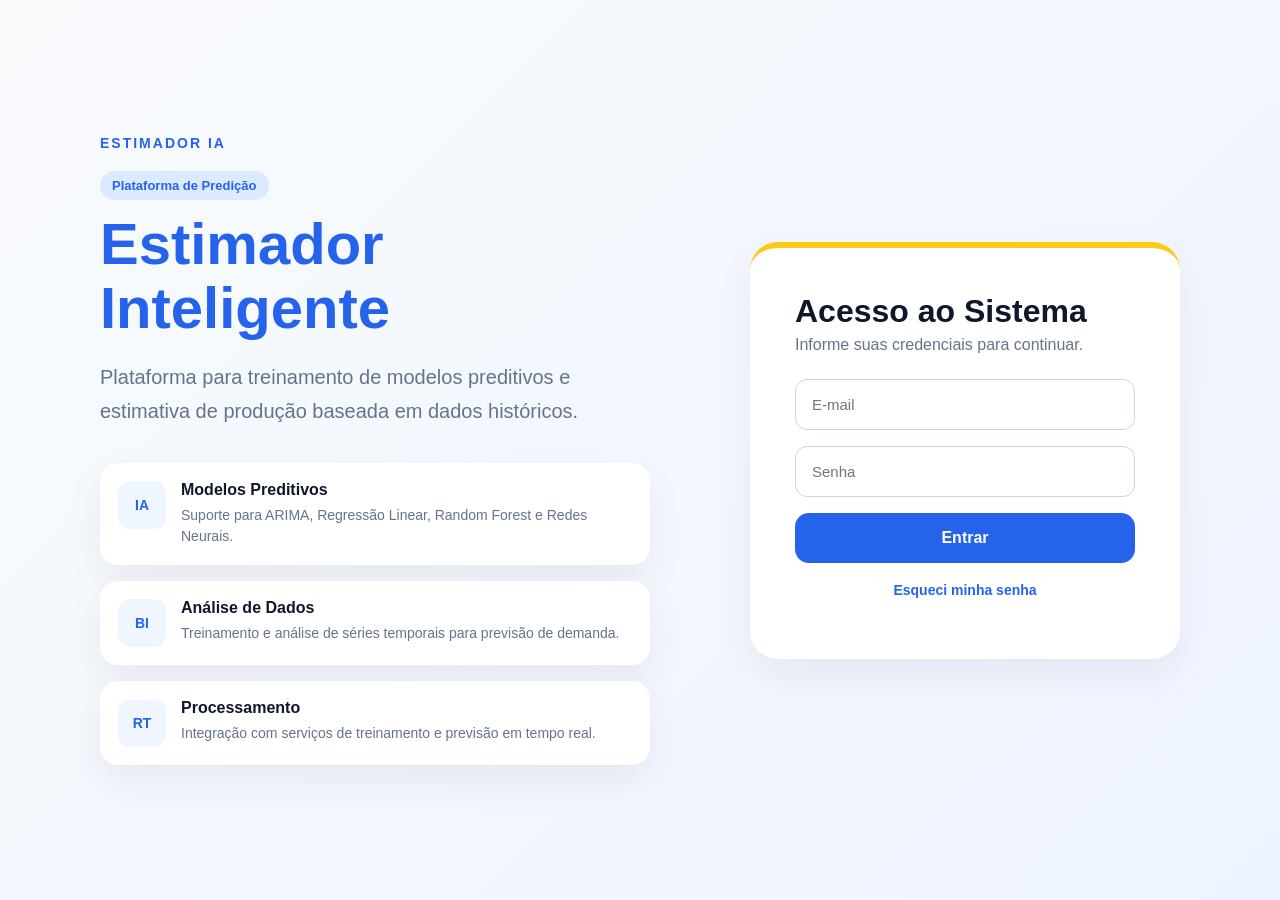
<file: frontend/src/front/index.html>
<!DOCTYPE html>
<html lang="pt-BR">
<head>
    <meta charset="UTF-8">
    <meta name="viewport" content="width=device-width, initial-scale=1.0">
    <title>Estimador Inteligente</title>

    <link rel="stylesheet" href="css/style.css">
</head>
<body>

<div class="container">

    <div class="left-panel">

        <div class="logo">
            ESTIMADOR IA
        </div>

        <span class="page-label">
            Plataforma de Predição
        </span>

        <h1>Estimador Inteligente</h1>

        <p class="subtitle">
            Plataforma para treinamento de modelos preditivos e estimativa de produção baseada em dados históricos.
        </p>

        <div class="features">

            <div class="feature-card">

                <div class="feature-icon">
                    IA
                </div>

                <div>
                    <h3>Modelos Preditivos</h3>
                    <p>
                        Suporte para ARIMA, Regressão Linear, Random Forest e Redes Neurais.
                    </p>
                </div>

            </div>

            <div class="feature-card">

                <div class="feature-icon">
                    BI
                </div>

                <div>
                    <h3>Análise de Dados</h3>
                    <p>
                        Treinamento e análise de séries temporais para previsão de demanda.
                    </p>
                </div>

            </div>

            <div class="feature-card">

                <div class="feature-icon">
                    RT
                </div>

                <div>
                    <h3>Processamento</h3>
                    <p>
                        Integração com serviços de treinamento e previsão em tempo real.
                    </p>
                </div>

            </div>

        </div>

    </div>

    <div class="login-card">

        <div class="login-header">

            <h2>Acesso ao Sistema</h2>

            <p>
                Informe suas credenciais para continuar.
            </p>

        </div>

        <input
            type="email"
            id="email"
            placeholder="E-mail"
        >

        <input
            type="password"
            id="senha"
            placeholder="Senha"
        >

        <button onclick="login()">
            Entrar
        </button>

        <div class="login-links">

            <a href="esqueci-senha.html">
                Esqueci minha senha
            </a>

        </div>

        <span id="erro"></span>

    </div>

</div>

<script src="js/login.js"></script>

</body>
</html>
</file>
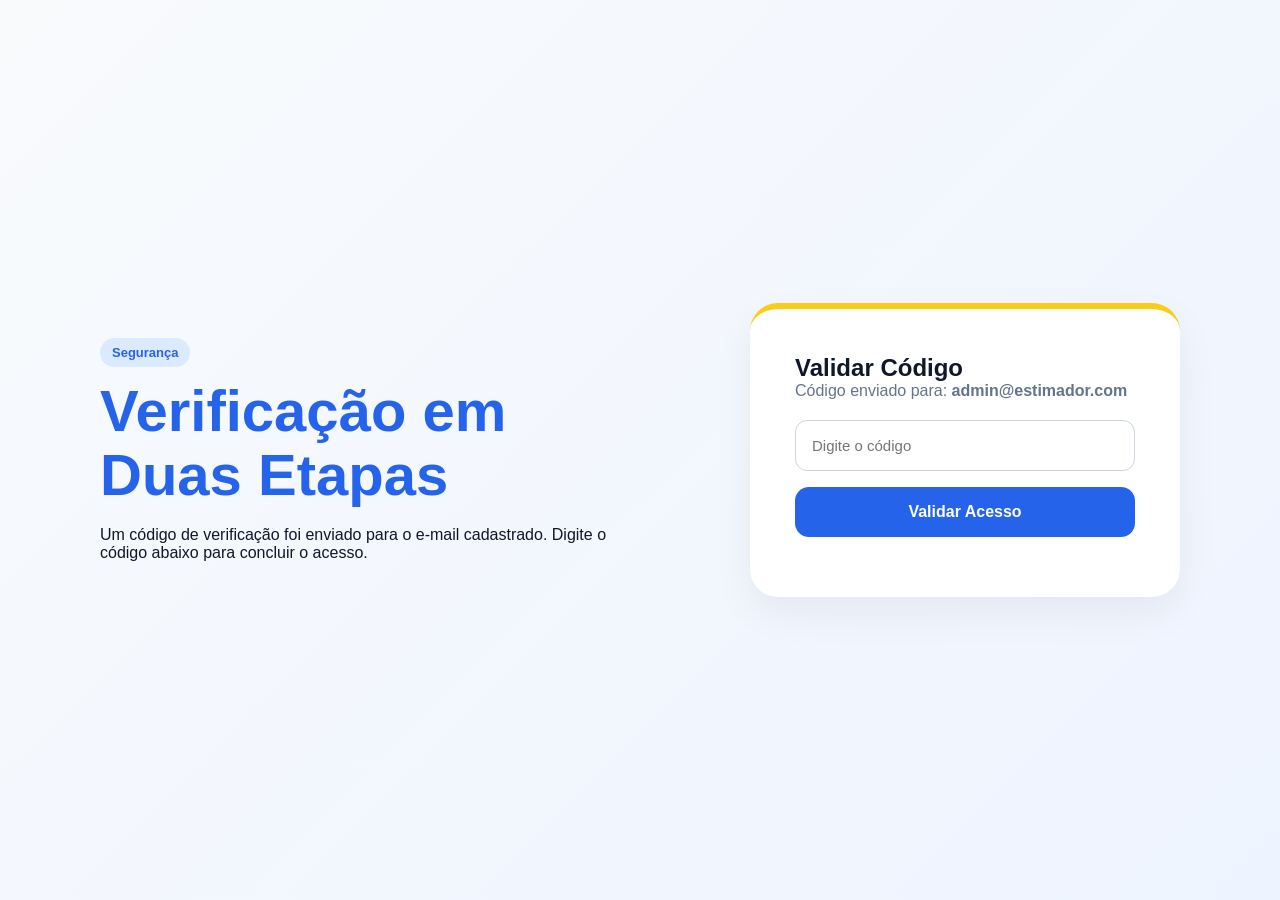
<file: frontend/src/front/dados-treino.html>
<!DOCTYPE html>
<html lang="pt-BR">
<head>
    <meta charset="UTF-8">
    <title>Enviar Dados | Estimador IA</title>
    <link rel="stylesheet" href="css/style.css">
</head>
<body>

<div class="dashboard-layout">

    <aside class="sidebar">
    <div class="sidebar-logo">
        <div class="brand-mark">EI</div>
        <div>
            <strong>Estimador IA</strong>
            <small>Produção inteligente</small>
        </div>
    </div>

    <nav>
        <a href="dashboard.html">Dashboard</a>
        <a href="dados-treino.html">Enviar Dados</a>
        <a href="resultado.html">Resultados</a>
        <a href="modelos.html">Modelos</a>
    </nav>

    <button class="logout-btn" onclick="sair()">Sair</button>
</aside>

    <main class="dashboard-main">

        <header class="dashboard-header">
            <div>
                <h1>Enviar Dados de Treino</h1>
                <p>Faça o envio da base histórica para treinamento do modelo de produção.</p>
            </div>
        </header>

        <section class="table-card form-card">

            <div class="table-header">
                <h2>Base de Treinamento</h2>
                <p>Envie um arquivo CSV ou Excel contendo o histórico de produção da padaria.</p>
            </div>

            <form id="formDadosTreino" class="model-form">

                <div class="upload-box">
                    <div class="upload-icon">📁</div>

                    <h3>Selecione o arquivo de treinamento</h3>
                    <p>Formatos aceitos: .csv, .xlsx ou .xls</p>

                    <input
                        type="file"
                        id="arquivoTreino"
                        accept=".csv,.xlsx,.xls"
                    >

                    <span id="nomeArquivo" class="file-name">
                        Nenhum arquivo selecionado
                    </span>
                </div>

                <div class="form-grid">

                    <div class="form-group">
                        <label>Produto de interesse *</label>
                        <input
                            type="text"
                            id="produtoInteresse"
                            placeholder="Ex: Pão Francês"
                        >
                    </div>

                    <div class="form-group">
                        <label>Coluna de data *</label>
                        <input
                            type="text"
                            id="colData"
                            placeholder="Ex: data"
                        >
                    </div>

                    <div class="form-group">
                        <label>Coluna de produto *</label>
                        <input
                            type="text"
                            id="colProduto"
                            placeholder="Ex: produto"
                        >
                    </div>

                    <div class="form-group">
                        <label>Coluna de quantidade *</label>
                        <input
                            type="text"
                            id="colQuantidade"
                            placeholder="Ex: total"
                        >
                    </div>

                </div>

                <div class="info-box">
                    <strong>Importante:</strong>
                    após o envio, o sistema deverá armazenar os dados e informar o serviço de treinamento via mensageria.
                </div>

                <div id="mensagemDados" class="form-message"></div>

                <div class="form-actions">
                    <a href="dashboard.html" class="secondary-action">Cancelar</a>
                    <button type="submit" class="primary-action">
                        📤 Enviar para Treinamento
                    </button>
                </div>

            </form>

        </section>

    </main>

</div>

<script src="js/api.js"></script>
<script src="js/dados-treino.js"></script>

</body>
</html>
</file>
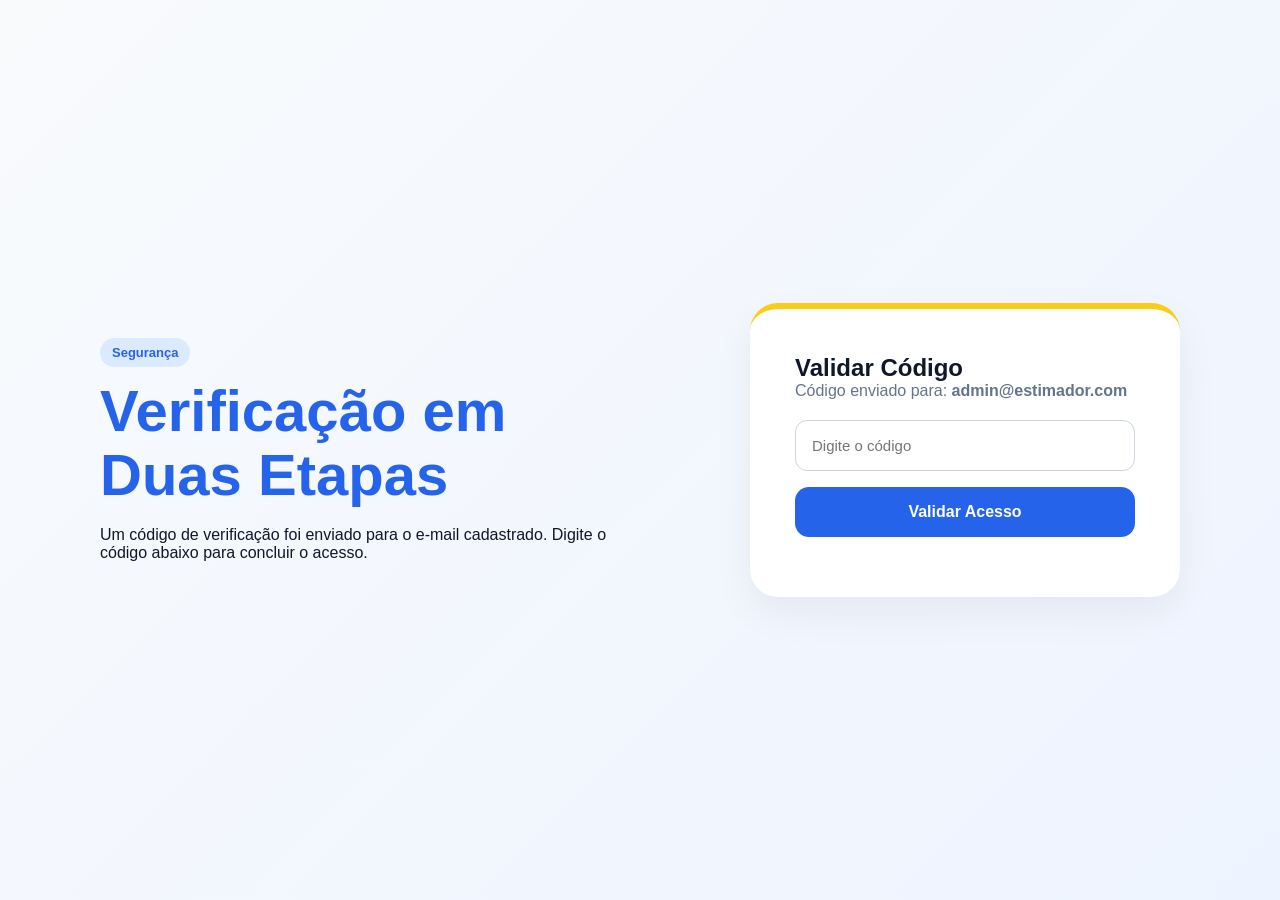
<file: frontend/src/front/dashboard.html>
<!DOCTYPE html>
<html lang="pt-BR">
<head>
    <meta charset="UTF-8">
    <title>Dashboard | Estimador IA</title>
    <link rel="stylesheet" href="css/style.css">
</head>
<body>

<div class="dashboard-layout">

    <aside class="sidebar">
        <div class="sidebar-logo">
            <div class="brand-mark">EI</div>
            <div>
                <strong>Estimador IA</strong>
                <small>Produção inteligente</small>
            </div>
        </div>

        <nav>
            <a href="dashboard.html" class="active">Dashboard</a>
            <a href="dados-treino.html">Enviar Dados</a>
            <a href="resultado.html">Resultados</a>
            <a href="modelos.html">Modelos</a>
        </nav>

        <button class="logout-btn" onclick="sair()">Sair</button>
    </aside>

    <main class="dashboard-main">

        <header class="dashboard-header">
            <div>
                <span class="page-label">Painel operacional</span>
                <h1>Olá, <span id="nomeUsuario">Usuário</span></h1>
                <p id="textoDashboard">
                    Acompanhe os envios de treino, previsões geradas e o status do processamento.
                </p>
            </div>

            <div class="header-actions">
                <a href="dados-treino.html" class="primary-action link-button">
                    Enviar Dados
                </a>

                <a href="resultado.html" class="secondary-action">
                    Solicitar Previsão
                </a>
            </div>
        </header>

        <section class="stats-grid">

            <div class="stat-card">
                <span class="card-icon">TRN</span>
                <p>Envios de Treino</p>
                <h2 id="totalEnvios">0</h2>
            </div>

            <div class="stat-card">
                <span class="card-icon">PRD</span>
                <p>Produto Monitorado</p>
                <h2 id="produtoMonitorado">---</h2>
            </div>

            <div class="stat-card">
                <span class="card-icon">STS</span>
                <p>Status Treinamento</p>
                <h2 id="statusTreinamento">---</h2>
            </div>

            <div class="stat-card">
                <span class="card-icon">IA</span>
                <p>Última Previsão</p>
                <h2 id="ultimaPrevisao">---</h2>
            </div>

        </section>

        <section class="table-card">

            <div class="table-header">
                <div>
                    <h2>Atividades Recentes</h2>
                    <p>Histórico dos últimos envios e previsões realizadas.</p>
                </div>

                <span class="table-badge">Atualização local</span>
            </div>

            <table>
                <thead>
                    <tr>
                        <th>Tipo</th>
                        <th>Produto</th>
                        <th>Status</th>
                        <th>Data</th>
                    </tr>
                </thead>

                <tbody id="tabelaAtividades">
                    <tr>
                        <td colspan="4">Nenhuma atividade registrada.</td>
                    </tr>
                </tbody>
            </table>

        </section>

    </main>

</div>

<script src="js/api.js"></script>
<script src="js/dashboard.js"></script>

</body>
</html>
</file>
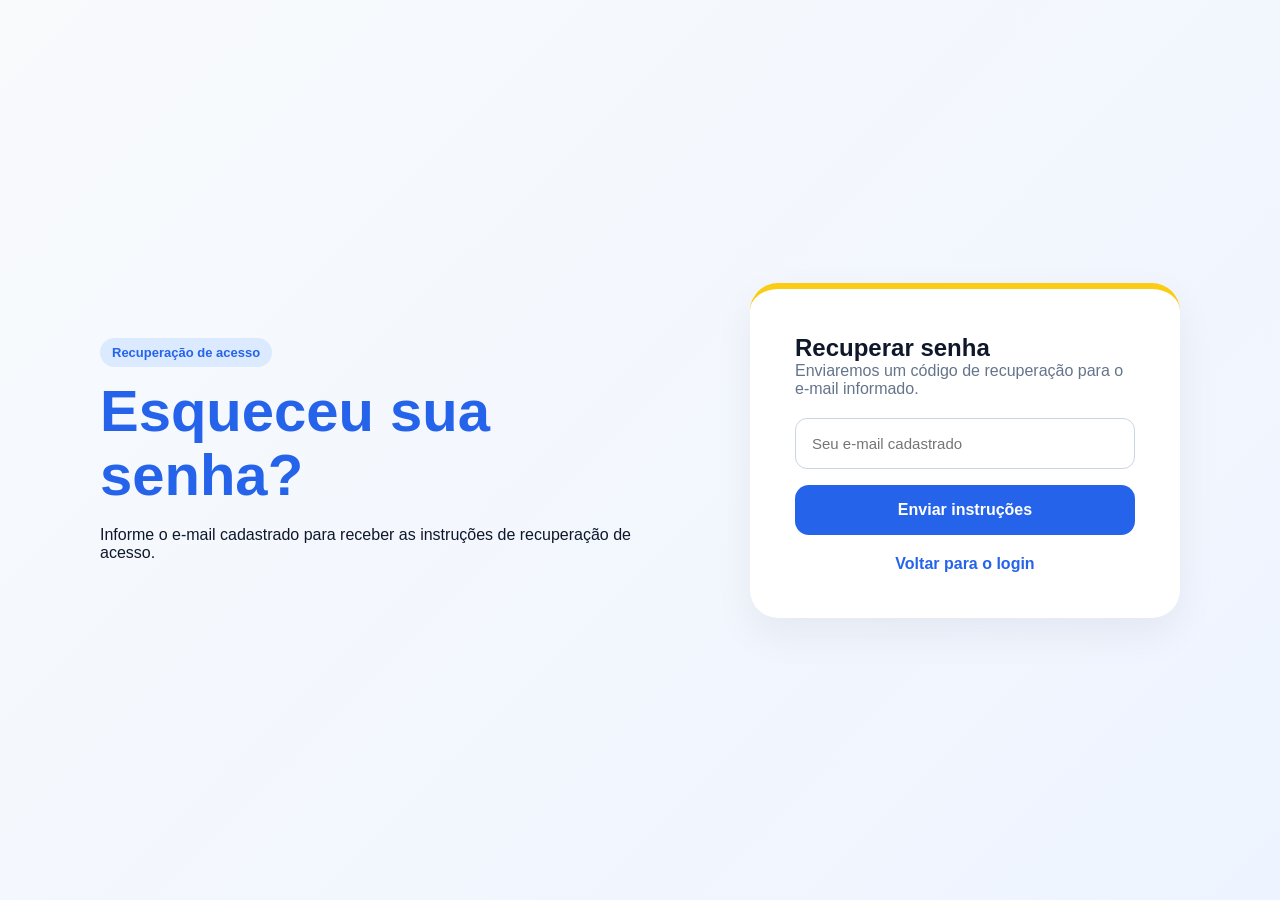
<file: frontend/src/front/esqueci-senha.html>
<!DOCTYPE html>
<html lang="pt-BR">
<head>
    <meta charset="UTF-8">
    <meta name="viewport" content="width=device-width, initial-scale=1.0">
    <title>Recuperar Senha | Estimador IA</title>

    <link rel="stylesheet" href="css/style.css">
</head>
<body>

<div class="container">

    <div class="left-panel">
        <span class="page-label">Recuperação de acesso</span>

        <h1>Esqueceu sua senha?</h1>

        <p>
            Informe o e-mail cadastrado para receber as instruções de recuperação de acesso.
        </p>
    </div>

    <div class="login-card">

        <h2>Recuperar senha</h2>

        <p style="margin-bottom:20px;color:#64748b;">
            Enviaremos um código de recuperação para o e-mail informado.
        </p>

        <input
            type="email"
            id="emailRecuperacao"
            placeholder="Seu e-mail cadastrado"
        >

        <button onclick="recuperarSenha()">
            Enviar instruções
        </button>

        <span id="erro"></span>

        <div style="margin-top:20px;text-align:center;">
            <a href="index.html" style="color:#2563eb;text-decoration:none;font-weight:700;">
                Voltar para o login
            </a>
        </div>

    </div>

</div>

<script>
function recuperarSenha(){

    const email =
        document.getElementById("emailRecuperacao").value.trim();

    const erro =
        document.getElementById("erro");

    erro.innerText = "";
    erro.style.color = "#ef4444";

    if(!email){
        erro.innerText = "Informe seu e-mail.";
        return;
    }

    const emailValido =
        /^[^\s@]+@[^\s@]+\.[^\s@]+$/.test(email);

    if(!emailValido){
        erro.innerText = "Informe um e-mail válido.";
        return;
    }

    erro.style.color = "#15803d";
    erro.innerText =
        "Instruções de recuperação enviadas para o e-mail informado.";
}
</script>

</body>
</html>
</file>
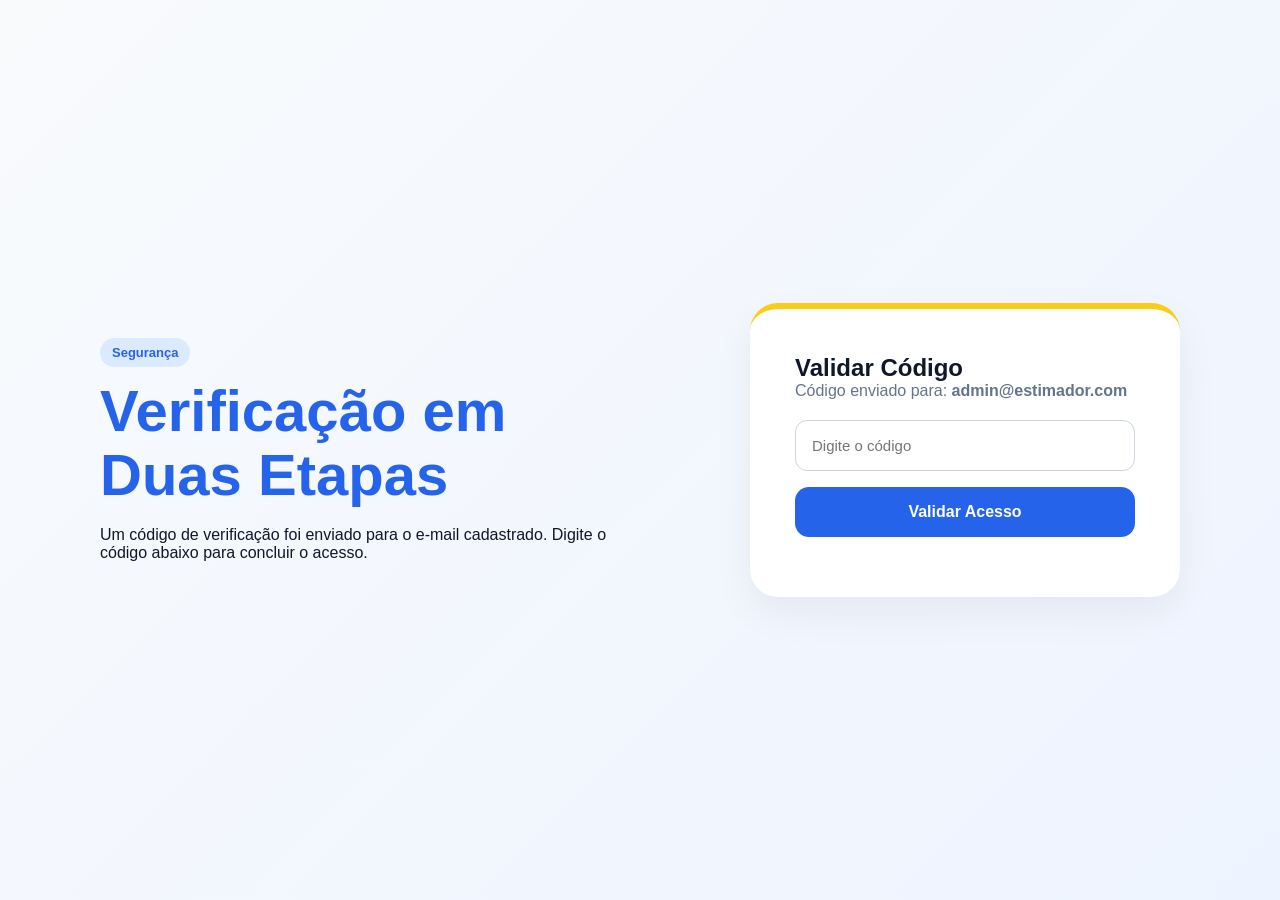
<file: frontend/src/front/modelos.html>
<!DOCTYPE html>
<html lang="pt-BR">
<head>
    <meta charset="UTF-8">
    <title>Modelos | Estimador IA</title>
    <link rel="stylesheet" href="css/style.css">
</head>
<body>

<div class="dashboard-layout">

    <aside class="sidebar">
    <div class="sidebar-logo">
        <div class="brand-mark">EI</div>
        <div>
            <strong>Estimador IA</strong>
            <small>Produção inteligente</small>
        </div>
    </div>

    <nav>
        <a href="dashboard.html">Dashboard</a>
        <a href="dados-treino.html">Enviar Dados</a>
        <a href="resultado.html">Resultados</a>
        <a href="modelos.html">Modelos</a>
    </nav>

    <button class="logout-btn" onclick="sair()">Sair</button>
</aside>

    <main class="dashboard-main">

        <header class="dashboard-header">
            <div>
                <h1>Modelos Disponíveis</h1>
                <p>Consulte os modelos existentes ou cadastre uma nova configuração.</p>
            </div>

            <a href="novo-modelo.html" class="primary-action link-button">
                ➕ Novo Modelo
            </a>
        </header>

        <section class="table-card">
            <div class="table-header">
                <h2>Catálogo de Modelos</h2>
                <p>Modelos carregados do sistema e configurações criadas pelo usuário.</p>
            </div>

            <table>
                <thead>
                    <tr>
                        <th>Nome</th>
                        <th>Tipo</th>
                        <th>Descrição</th>
                        <th>Criado em</th>
                    </tr>
                </thead>

                <tbody id="listaModelos"></tbody>
            </table>
        </section>

    </main>

</div>

<script src="js/api.js"></script>
<script src="js/modelos.js"></script>

</body>
</html>
</file>
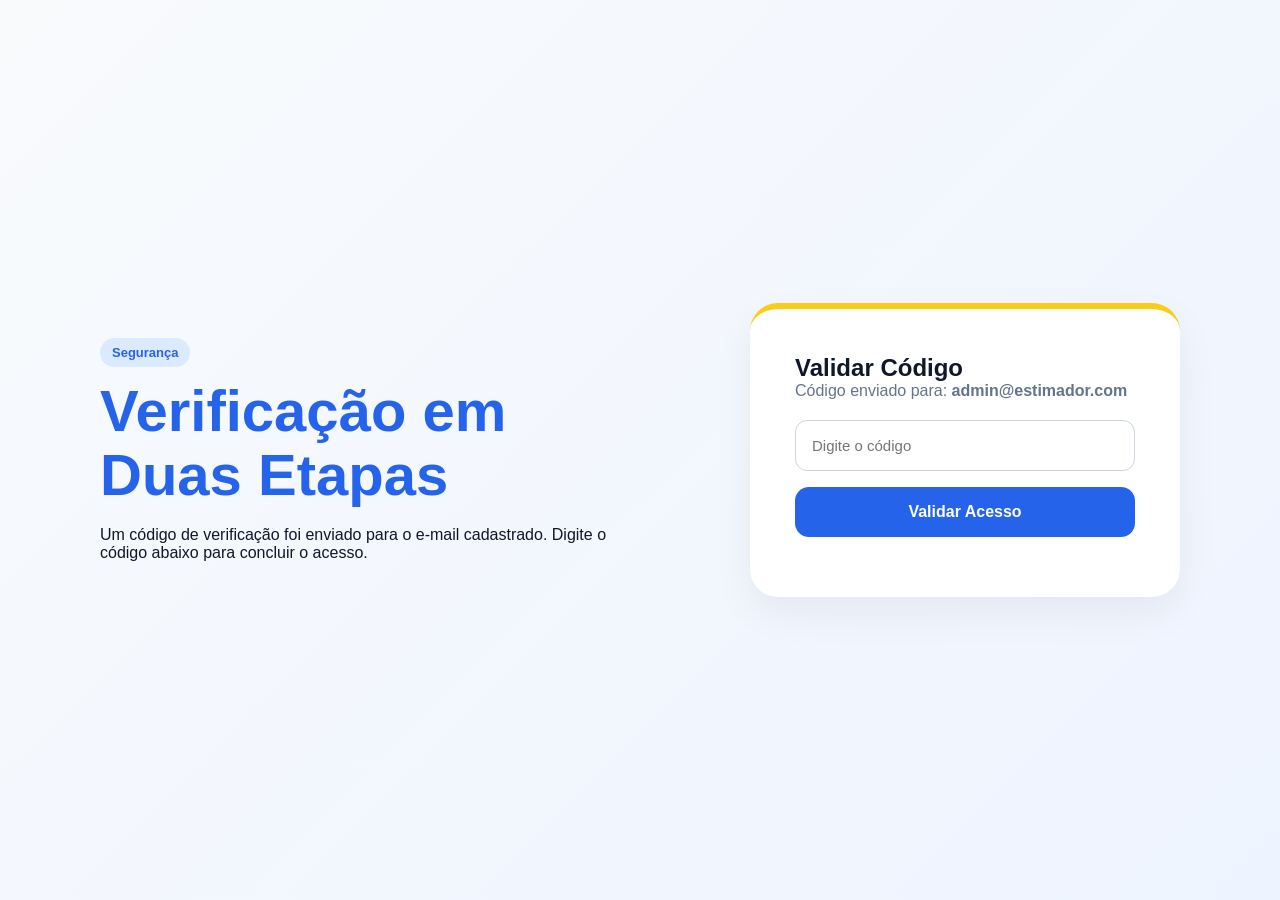
<file: frontend/src/front/resultado.html>
<!DOCTYPE html>
<html lang="pt-BR">
<head>
    <meta charset="UTF-8">
    <title>Resultado | Estimador IA</title>
    <link rel="stylesheet" href="css/style.css">
</head>
<body>

<div class="dashboard-layout">

    <aside class="sidebar">
        <div class="sidebar-logo">
            <div class="brand-mark">EI</div>
            <div>
                <strong>Estimador IA</strong>
                <small>Produção inteligente</small>
            </div>
        </div>

        <nav>
            <a href="dashboard.html">Dashboard</a>
            <a href="dados-treino.html">Enviar Dados</a>
            <a href="resultado.html" class="active">Resultados</a>
            <a href="modelos.html">Modelos</a>
        </nav>

        <button class="logout-btn" onclick="sair()">Sair</button>
    </aside>

    <main class="dashboard-main">

        <header class="dashboard-header">
            <div>
                <span class="page-label">Módulo de predição</span>
                <h1>Resultado da Previsão</h1>
                <p>Informe o produto e a produção anterior para consultar a estimativa gerada pelo modelo.</p>
            </div>

            <button class="primary-action" onclick="gerarPrevisaoMock()">
                Preencher exemplo
            </button>
        </header>

        <section class="stats-grid">
            <div class="stat-card">
                <span class="card-icon">PRD</span>
                <p>Produto</p>
                <h2 id="produtoResultado">---</h2>
            </div>

            <div class="stat-card">
                <span class="card-icon">ANT</span>
                <p>Produção anterior</p>
                <h2 id="producaoAnterior">---</h2>
            </div>

            <div class="stat-card">
                <span class="card-icon">IA</span>
                <p>Previsão calculada</p>
                <h2 id="previsaoIa">---</h2>
            </div>

            <div class="stat-card">
                <span class="card-icon">STS</span>
                <p>Status</p>
                <h2 id="statusResultado">---</h2>
            </div>
        </section>

        <section class="table-card form-card">

            <div class="table-header">
                <div>
                    <h2>Solicitar previsão</h2>
                    <p>Preencha os dados abaixo para enviar a solicitação ao serviço de predição.</p>
                </div>

                <span class="table-badge">Predição individual</span>
            </div>

            <form id="formPrevisao" class="model-form">

                <div class="form-grid">

                    <div class="form-group">
                        <label>Produto *</label>
                        <input type="text" id="produto" placeholder="Ex: Pão Francês">
                    </div>

                    <div class="form-group">
                        <label>Produção anterior *</label>
                        <input type="number" id="producao" placeholder="Ex: 150">
                    </div>

                </div>

                <div id="mensagemResultado" class="form-message"></div>

                <div class="form-actions">
                    <button type="submit" class="primary-action">
                        Solicitar Previsão
                    </button>
                </div>

            </form>

        </section>

    </main>

</div>

<script src="js/api.js"></script>
<script src="js/resultado.js"></script>

</body>
</html>
</file>
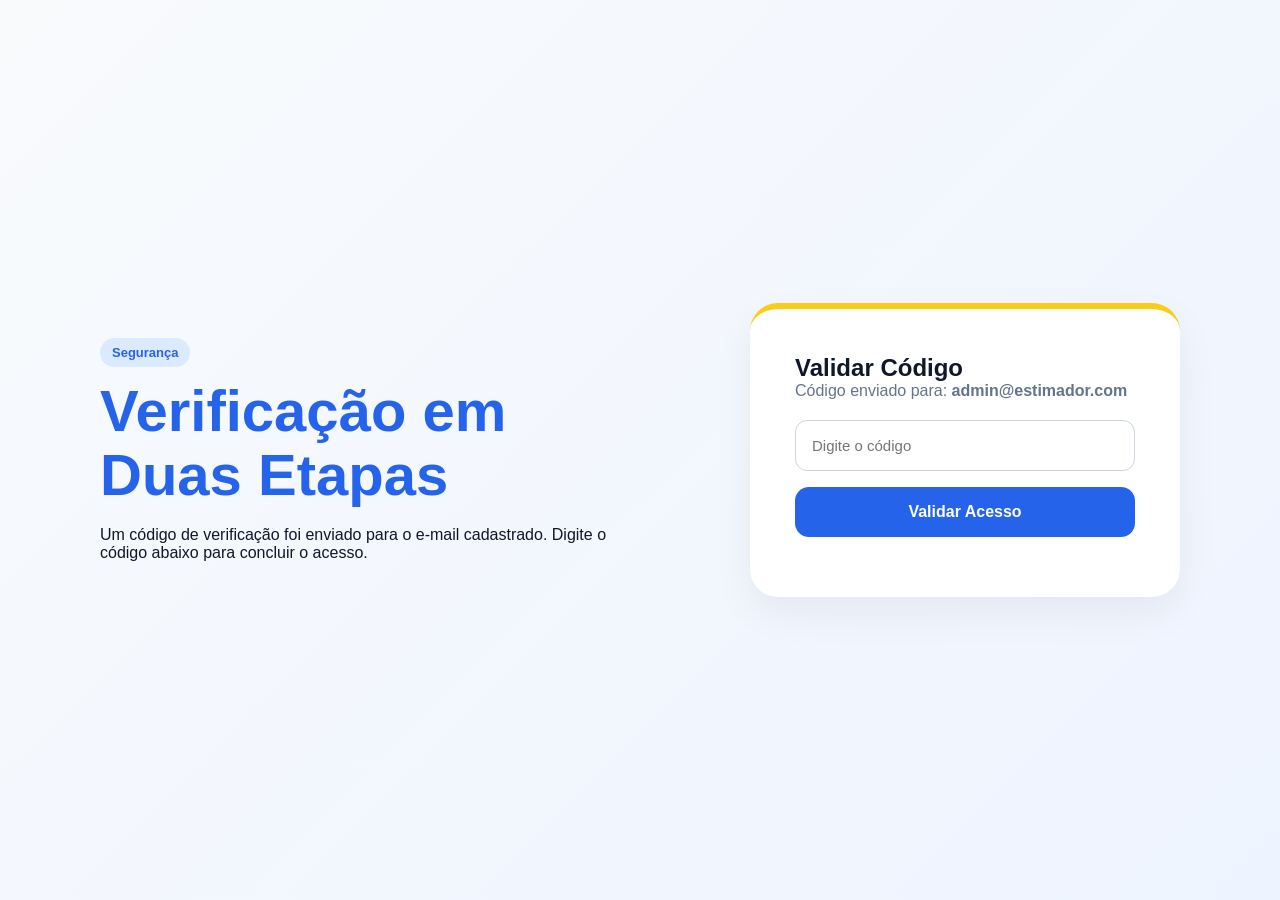
<file: frontend/src/front/verificacao-2fa.html>
<!DOCTYPE html>
<html lang="pt-BR">
<head>
    <meta charset="UTF-8">
    <meta name="viewport" content="width=device-width, initial-scale=1.0">

    <title>Verificação 2FA | Estimador IA</title>

    <link rel="stylesheet" href="css/style.css">
</head>
<body>

<div class="container">

    <div class="left-panel">

        <span class="page-label">
            Segurança
        </span>

        <h1>Verificação em Duas Etapas</h1>

        <p>
            Um código de verificação foi enviado para o e-mail
            cadastrado. Digite o código abaixo para concluir o acesso.
        </p>

    </div>

    <div class="login-card">

        <h2>Validar Código</h2>

        <p style="margin-bottom:20px;color:#64748b;">
            Código enviado para:
            <strong>admin@estimador.com</strong>
        </p>

        <input
            type="text"
            id="codigo"
            maxlength="6"
            placeholder="Digite o código"
        >

        <button onclick="validarCodigo()">
            Validar Acesso
        </button>

        <span id="erro"></span>

    </div>

</div>

<script>

function validarCodigo(){

    const codigo =
        document.getElementById("codigo")
        .value
        .trim();

    if(!codigo){

        document.getElementById("erro")
            .innerText =
            "Informe o código recebido.";

        return;
    }

    if(codigo !== "123456"){

        document.getElementById("erro")
            .innerText =
            "Código inválido.";

        return;
    }

    localStorage.setItem(
        "autenticado_2fa",
        "true"
    );

    window.location.href =
        "dashboard.html";
}

</script>

</body>
</html>
</file>
<file: frontend/src/front/css/style.css>
*{
    margin:0;
    padding:0;
    box-sizing:border-box;
    font-family:'Segoe UI',sans-serif;
}

body{
    background:#f8fafc;
    color:#0f172a;
}

/* LOGIN */

.container{
    min-height:100vh;
    display:flex;
    align-items:center;
    justify-content:center;
    gap:100px;
    padding:50px;
    background:linear-gradient(135deg,#f8fafc 0%,#eef4ff 100%);
}

.left-panel{
    width:550px;
}

.logo{
    font-size:14px;
    font-weight:800;
    color:#2563eb;
    letter-spacing:2px;
    margin-bottom:20px;
}

.page-label{
    display:inline-block;
    color:#2563eb;
    background:#dbeafe;
    padding:7px 12px;
    border-radius:999px;
    font-size:13px;
    font-weight:800;
    margin-bottom:12px;
}

.left-panel h1{
    font-size:58px;
    line-height:1.1;
    color:#2563eb;
    margin-bottom:20px;
}

.subtitle{
    font-size:20px;
    line-height:1.7;
    color:#64748b;
    margin-bottom:35px;
}

.features{
    display:flex;
    flex-direction:column;
    gap:16px;
}

.feature-card{
    background:white;
    border-radius:18px;
    padding:18px;
    display:flex;
    align-items:flex-start;
    gap:15px;
    box-shadow:0 16px 40px rgba(15,23,42,.06);
    transition:.2s;
}

.feature-card:hover{
    transform:translateY(-3px);
}

.feature-icon{
    width:48px;
    height:48px;
    border-radius:12px;
    background:#eff6ff;
    color:#2563eb;
    display:flex;
    align-items:center;
    justify-content:center;
    font-weight:900;
    font-size:14px;
    flex-shrink:0;
}

.feature-card h3{
    color:#0f172a;
    margin-bottom:6px;
    font-size:16px;
}

.feature-card p{
    color:#64748b;
    font-size:14px;
    line-height:1.5;
}

.login-card{
    width:430px;
    background:white;
    padding:45px;
    border-radius:28px;
    box-shadow:0 16px 40px rgba(15,23,42,.06);
    border-top:6px solid #facc15;
}

.login-header{
    margin-bottom:25px;
}

.login-header h2{
    color:#0f172a;
    font-size:32px;
    margin-bottom:6px;
}

.login-header p{
    color:#64748b;
}

.login-card input{
    width:100%;
    padding:16px;
    margin-bottom:16px;
    border:1px solid #cbd5e1;
    border-radius:12px;
    font-size:15px;
    transition:.2s;
}

.login-card input:focus,
.form-group input:focus,
.form-group select:focus,
.form-group textarea:focus{
    outline:none;
    border-color:#2563eb;
    box-shadow:0 0 0 4px rgba(37,99,235,.12);
}

.login-card button,
.primary-action{
    border:none;
    background:#2563eb;
    color:white;
    padding:14px 20px;
    border-radius:14px;
    font-weight:700;
    cursor:pointer;
    text-decoration:none;
    display:inline-block;
    transition:.2s;
}

.login-card button{
    width:100%;
    padding:16px;
    font-size:16px;
}

.login-card button:hover,
.primary-action:hover{
    background:#1d4ed8;
    transform:translateY(-2px);
}

.login-links{
    margin-top:18px;
    text-align:center;
}

.login-links a{
    color:#2563eb;
    text-decoration:none;
    font-weight:700;
    font-size:14px;
}

.login-links a:hover{
    text-decoration:underline;
}

#erro{
    display:block;
    margin-top:15px;
    color:#ef4444;
    font-size:14px;
}

/* DASHBOARD BASE */

.dashboard-layout{
    min-height:100vh;
    background:#f8fafc;
}

.sidebar{
    width:260px;
    min-width:260px;
    background:white;
    border-right:1px solid #e2e8f0;
    padding:28px;
    display:flex;
    flex-direction:column;
    position:fixed;
    top:0;
    left:0;
    height:100vh;
}

.dashboard-main{
    margin-left:260px;
    width:calc(100% - 260px);
    padding:35px;
    background:#f8fafc;
}

.sidebar-logo{
    display:flex;
    align-items:center;
    gap:12px;
    color:#0f172a;
    font-size:18px;
    margin-bottom:42px;
}

.sidebar-logo small{
    display:block;
    color:#64748b;
    font-size:12px;
    margin-top:2px;
    font-weight:500;
}

.brand-mark{
    width:42px;
    height:42px;
    border-radius:14px;
    background:#2563eb;
    color:white;
    display:flex;
    align-items:center;
    justify-content:center;
    font-weight:900;
    letter-spacing:.5px;
}

.sidebar nav{
    display:flex;
    flex-direction:column;
    gap:10px;
}

.sidebar nav a{
    width:100%;
    padding:14px 16px;
    border-radius:14px;
    color:#334155;
    font-weight:700;
    text-decoration:none;
    display:flex;
    align-items:center;
    justify-content:flex-start;
    cursor:pointer;
}

.sidebar nav a.active,
.sidebar nav a:hover{
    background:#dbeafe;
    color:#2563eb;
}

.logout-btn{
    margin-top:auto;
    width:100%;
    border:none;
    background:#fff7ed;
    color:#c2410c;
    padding:13px;
    border-radius:12px;
    font-weight:700;
    cursor:pointer;
}

.dashboard-header{
    display:flex;
    justify-content:space-between;
    align-items:center;
    margin-bottom:30px;
    gap:20px;
}

.dashboard-header h1{
    color:#0f172a;
    font-size:32px;
}

.dashboard-header p{
    color:#64748b;
    margin-top:5px;
}

.header-actions{
    display:flex;
    gap:12px;
    align-items:center;
}

.secondary-action{
    padding:14px 20px;
    border-radius:14px;
    background:#f1f5f9;
    color:#334155;
    font-weight:700;
    text-decoration:none;
}

/* CARDS */

.stats-grid{
    display:grid;
    grid-template-columns:repeat(4,1fr);
    gap:20px;
    margin-bottom:30px;
}

.stat-card{
    background:white;
    border-radius:22px;
    padding:24px;
    box-shadow:0 16px 40px rgba(15,23,42,.06);
    border-bottom:3px solid #2563eb;
}

.card-icon,
.stat-card span{
    display:inline-flex;
    align-items:center;
    justify-content:center;
    width:42px;
    height:42px;
    border-radius:12px;
    background:#eff6ff;
    color:#2563eb;
    font-size:13px;
    font-weight:900;
    letter-spacing:.5px;
}

.stat-card p{
    color:#64748b;
    margin-top:12px;
}

.stat-card h2{
    color:#0f172a;
    font-size:28px;
    margin-top:8px;
    letter-spacing:-.5px;
}

/* TABLE */

.table-card{
    background:white;
    border-radius:24px;
    padding:28px;
    box-shadow:0 16px 40px rgba(15,23,42,.06);
}

.table-header{
    display:flex;
    align-items:flex-start;
    justify-content:space-between;
    gap:20px;
    margin-bottom:22px;
}

.table-header h2{
    color:#0f172a;
}

.table-header p{
    color:#64748b;
    margin-top:5px;
}

.table-badge{
    background:#f8fafc;
    color:#475569;
    border:1px solid #e2e8f0;
    padding:8px 12px;
    border-radius:999px;
    font-size:13px;
    font-weight:700;
}

table{
    width:100%;
    border-collapse:collapse;
}

th{
    text-align:left;
    color:#64748b;
    font-size:14px;
    padding:14px;
    border-bottom:1px solid #e2e8f0;
}

td{
    padding:16px 14px;
    color:#334155;
    border-bottom:1px solid #f1f5f9;
}

.status{
    padding:7px 12px;
    border-radius:999px;
    font-size:13px;
    font-weight:700;
}

.status-success{
    background:#dcfce7;
    color:#15803d;
}

.status-progress{
    background:#dbeafe;
    color:#2563eb;
}

.status-pending{
    background:#fef9c3;
    color:#a16207;
}

.status-error{
    background:#fee2e2;
    color:#b91c1c;
}

/* FORMS */

.form-card{
    max-width:980px;
}

.model-form{
    margin-top:25px;
}

.form-grid{
    display:grid;
    grid-template-columns:repeat(2,1fr);
    gap:20px;
}

.form-group{
    display:flex;
    flex-direction:column;
    gap:8px;
}

.form-group.full{
    grid-column:1 / -1;
}

.form-group label{
    color:#334155;
    font-weight:700;
    font-size:14px;
}

.form-group input,
.form-group select,
.form-group textarea{
    width:100%;
    padding:14px 15px;
    border:1px solid #cbd5e1;
    border-radius:12px;
    font-size:15px;
    background:white;
}

.form-group textarea{
    min-height:100px;
    resize:vertical;
}

.form-actions{
    margin-top:28px;
    display:flex;
    justify-content:flex-end;
    gap:15px;
}

.form-message{
    margin-top:20px;
    font-size:14px;
    font-weight:700;
}

.form-message.error{
    color:#dc2626;
}

.form-message.success{
    color:#15803d;
}

/* UPLOAD */

.upload-box{
    border:2px dashed #93c5fd;
    background:#eff6ff;
    border-radius:22px;
    padding:35px;
    text-align:center;
    margin-bottom:28px;
}

.upload-icon{
    font-size:42px;
    margin-bottom:10px;
}

.upload-box h3{
    color:#0f172a;
    margin-bottom:8px;
}

.upload-box p{
    color:#64748b;
    margin-bottom:18px;
}

.upload-box input{
    margin:12px auto;
}

.file-name{
    display:block;
    color:#2563eb;
    font-weight:700;
    margin-top:10px;
}

.info-box{
    background:#fefce8;
    border:1px solid #fde68a;
    color:#854d0e;
    padding:16px;
    border-radius:14px;
    margin-top:24px;
    font-size:14px;
}

/* RESPONSIVO */

@media(max-width:1100px){
    .container{
        flex-direction:column;
        gap:40px;
        padding:30px;
    }

    .left-panel{
        width:100%;
        max-width:650px;
    }

    .login-card{
        width:100%;
        max-width:450px;
    }

    .left-panel h1{
        font-size:42px;
    }

    .stats-grid{
        grid-template-columns:repeat(2,1fr);
    }
}

@media(max-width:900px){
    .sidebar{
        position:relative;
        width:100%;
        min-width:100%;
        height:auto;
    }

    .dashboard-main{
        margin-left:0;
        width:100%;
        padding:24px;
    }

    .dashboard-header{
        flex-direction:column;
        align-items:flex-start;
    }

    .header-actions{
        flex-direction:column;
        align-items:flex-start;
    }

    .stats-grid{
        grid-template-columns:1fr;
    }

    .form-grid{
        grid-template-columns:1fr;
    }

    .table-header{
        flex-direction:column;
    }

    table{
        font-size:13px;
    }
}
</file>
